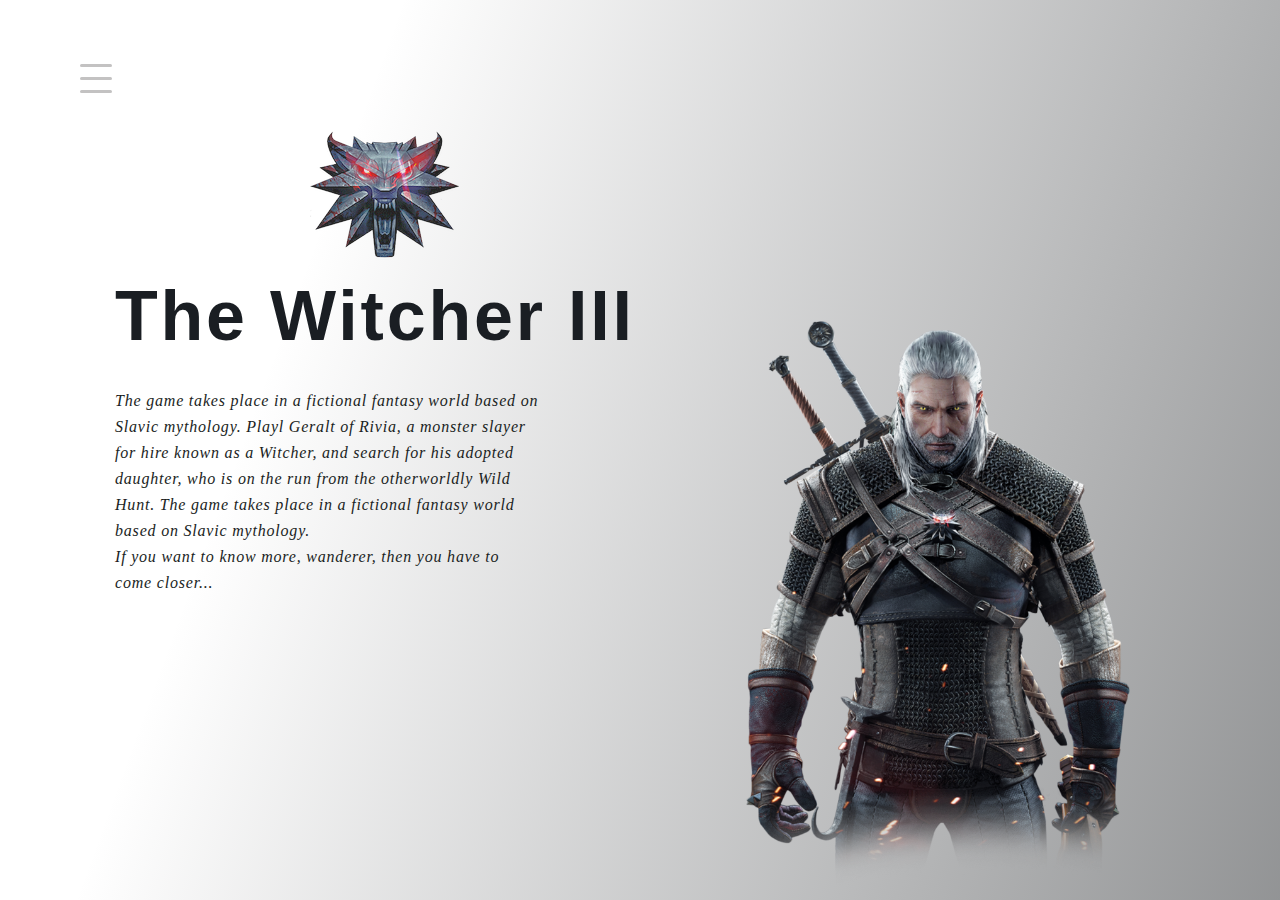
<file: index.html>
<!DOCTYPE html>
<html lang="en">

<head>
    <meta charset="UTF-8">
    <meta http-equiv="X-UA-Compatible" content="IE=edge">
    <meta name="viewport" content="width=device-width, initial-scale=1.0">
    <title>Document</title>
    <link rel="stylesheet" href="style.css">
</head>

<body>
    <div class="top">
        <div class="conteiner top__box">
            <div class="header">
                <div class="navbar">

                    <input type="checkbox" id="burger-toggle">
                    <label for="burger-toggle" class="burger-menu">
                        <div class="line"></div>
                        <div class="line"></div>
                        <div class="line"></div>
                    </label>
                    <div class="menu">
                        <div class="menu-inner">
                            <ul class="menu-nav">
                                <li class="menu-nav-item"><a class="menu-nav-link" href="index.html"><span>
                                            <p class="text_menu">Home</p>
                                        </span></a></li>
                                <li class="menu-nav-item"><a class="menu-nav-link" href="#"><span>
                                            <p class="text_menu">Shop</p>
                                        </span></a></li>
                                <li class="menu-nav-item"><a class="menu-nav-link" href="#"><span>
                                            <p class="text_menu">FAQ</p>
                                        </span></a></li>
                                <li class="menu-nav-item"><a class="menu-nav-link" href="registr.html"><span>
                                            <p class="text_menu">Registration</p>
                                        </span></a></li>
                            </ul>
                            <div class="gallery">
                                <div class=" title">
                                    <p>The Witcher gallery</p>
                                </div>
                                <div class="images">
                                    <a class="image-link" href="#">
                                        <div class="image" data-label="On PC"><img src="img/PC.jpg" alt="">
                                        </div>
                                    </a>
                                    <a class="image-link" href="#">
                                        <div class="image" data-label="On PS5"><img src="img/PS5.jpg" alt=""></div>
                                    </a>
                                    <a class="image-link" href="#">
                                        <div class="image" data-label="Gvent: Card game"><img src="img/gvent.jpg"
                                                alt="">
                                        </div>
                                    </a>
                                    <a class="image-link" href="#">
                                        <div class="image" data-label="Coming soon.."><img src="img/witcher4.jpg"
                                                alt="">
                                        </div>
                                    </a>
                                </div>
                            </div>
                        </div>
                    </div>
                </div>
            </div>
            <div class="top__info">
                <img class="top__logo" src="img/wither.png" alt="logo">
                <h1 class="top__heading">The Witcher III</h1>
                <p class="text top__text">The game takes place in a fictional fantasy world based on Slavic
                    mythology. Playl Geralt of Rivia, a monster slayer for hire known as a Witcher, and
                    search for his adopted daughter, who is on the run from the otherworldly Wild Hunt. The game takes
                    place in a fictional fantasy world based on Slavic
                    mythology.<br>
                    If you want to know more, wanderer, then you have to come closer...
                </p>
            </div>
        </div>
    </div>
</body>

</html>
</file>
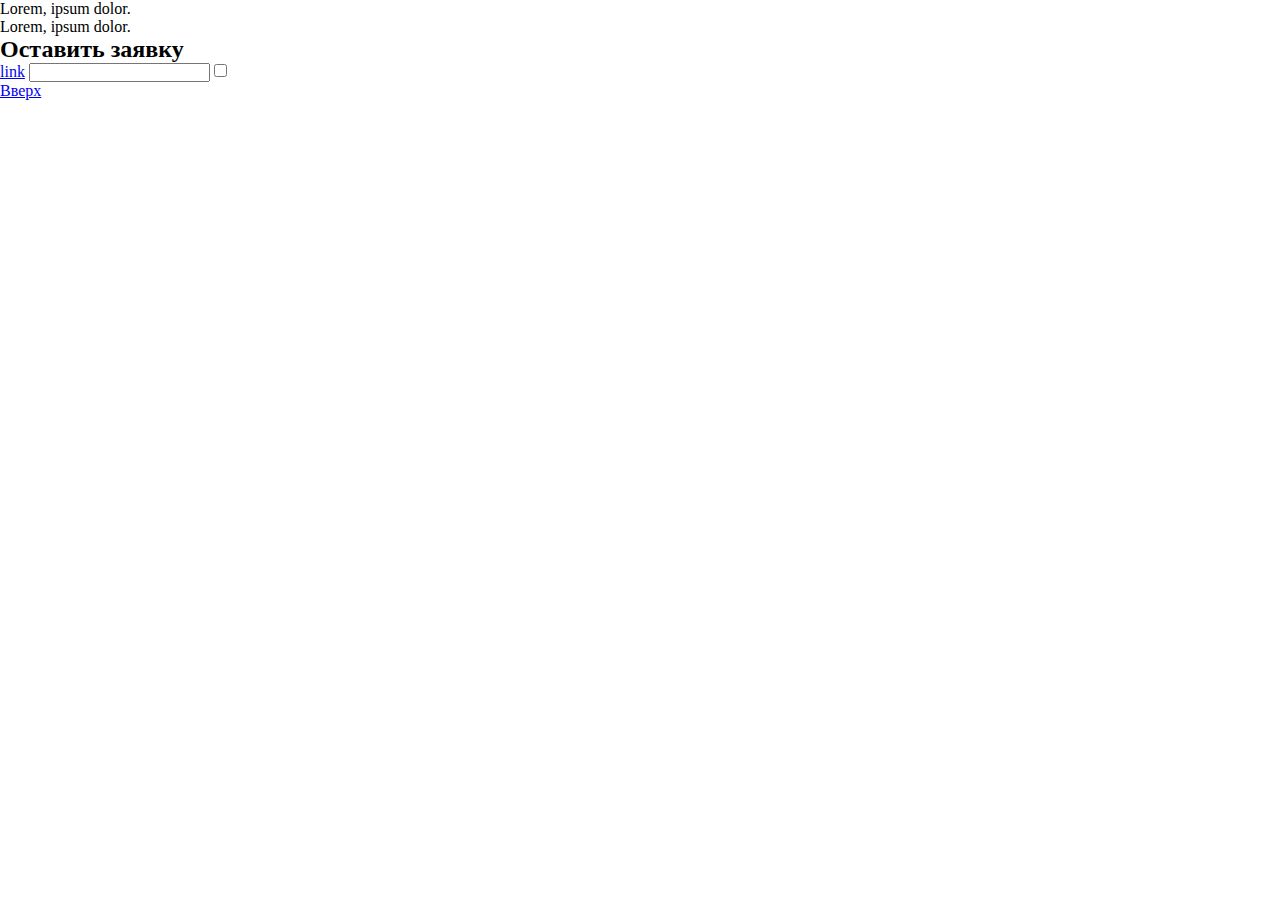
<file: about.html>
<!DOCTYPE html>
<html lang="en">

<head>
    <meta charset="UTF-8">
    <meta http-equiv="X-UA-Compatible" content="IE=edge">
    <meta name="viewport" content="width=device-width, initial-scale=1.0">
    <title>Document</title>
    <link rel="preconnect" href="https://fonts.googleapis.com">
    <link rel="preconnect" href="https://fonts.gstatic.com" crossorigin>
    <link
        href="https://fonts.googleapis.com/css2?family=Josefin+Sans:ital,wght@1,700&family=PT+Serif:wght@700&display=swap"
        rel="stylesheet">
    <link rel="stylesheet" href="style.css">
</head>

<body>

</body>
<div class="wrapper">
</div>
<div class="footer">Lorem, ipsum dolor.

    <div class="foot">Lorem, ipsum dolor.</div>

    <section class="callback-form">
        <h2>Оставить заявку</h2>
        <form>
            <!-- Здесь форма заказа услуги -->
        </form>
    </section>

    <a href="#">link</a>
    <input class="input" type="text">
    <input type="checkbox"><br>

    <div class="up">
        <a href="#top1">Вверх</a>
    </div>
</div>

</html>
</file>
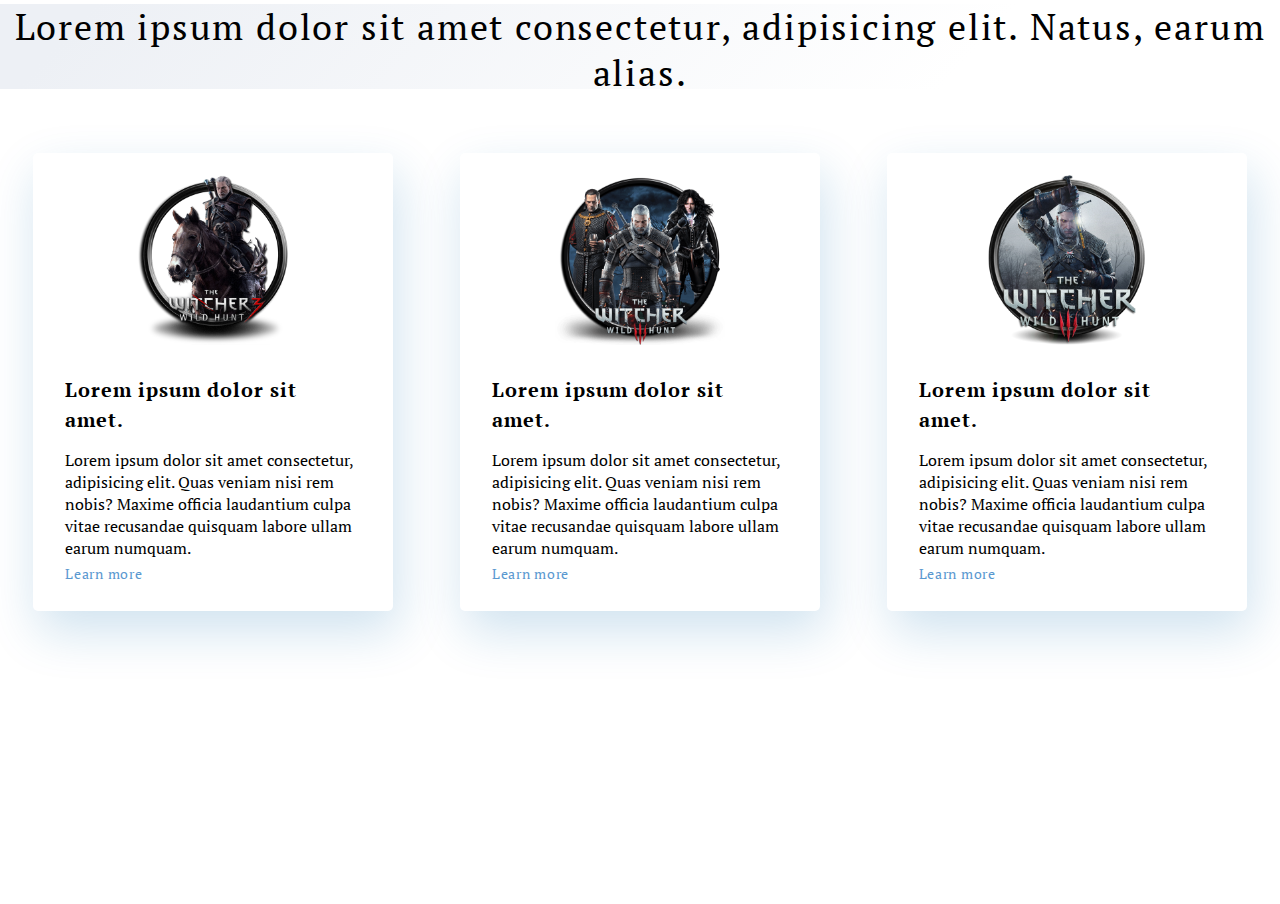
<file: content.html>
<!DOCTYPE html>
<html lang="en">

<head>
    <meta charset="UTF-8">
    <meta http-equiv="X-UA-Compatible" content="IE=edge">
    <meta name="viewport" content="width=device-width, initial-scale=1.0">
    <title>Document</title>
    <link rel="preconnect" href="https://fonts.googleapis.com">
    <link rel="preconnect" href="https://fonts.gstatic.com" crossorigin>
    <link
        href="https://fonts.googleapis.com/css2?family=Josefin+Sans:ital,wght@1,700&family=PT+Serif:wght@700&display=swap"
        rel="stylesheet">
    <link rel="stylesheet" href="style_content.css">
</head>

<body>
    <div class="wrapper">
        <div class="content">
            <div class="block">
                <div class="item1">
                    <h3 class="heading">Lorem ipsum dolor sit amet consectetur, adipisicing elit. Natus, earum
                        alias.
                    </h3>
                </div>
                <div class="card-box">
                    <div class="card">
                        <img class="card__img" src="img/logocard.png" alt="card-1">
                        <h4 class="heading-mini">Lorem ipsum dolor sit amet.</h4>
                        <p class="text">Lorem ipsum dolor sit amet consectetur, adipisicing elit. Quas veniam nisi
                            rem
                            nobis? Maxime officia laudantium culpa vitae recusandae quisquam labore ullam earum
                            numquam.
                        </p>
                        <a class="card__link" href="#">Learn more</a>
                    </div>

                    <div class="card">
                        <img class="card__img" src="img/logocard2.png" alt="card-1">
                        <h4 class="heading-mini">Lorem ipsum dolor sit amet.</h4>
                        <p class="text">Lorem ipsum dolor sit amet consectetur, adipisicing elit. Quas veniam nisi
                            rem
                            nobis? Maxime officia laudantium culpa vitae recusandae quisquam labore ullam earum
                            numquam.
                        </p>
                        <a class="card__link" href="#">Learn more</a>
                    </div>

                    <div class="card">
                        <img class="card__img" src="img/logocard3.png" alt="card-1">
                        <h4 class="heading-mini">Lorem ipsum dolor sit amet.</h4>
                        <p class="text">Lorem ipsum dolor sit amet consectetur, adipisicing elit. Quas veniam nisi
                            rem
                            nobis? Maxime officia laudantium culpa vitae recusandae quisquam labore ullam earum
                            numquam.
                        </p>
                        <a class="card__link" href="#">Learn more</a>
                    </div>
                </div>
            </div>
        </div>
    </div>
</body>

</html>
</file>
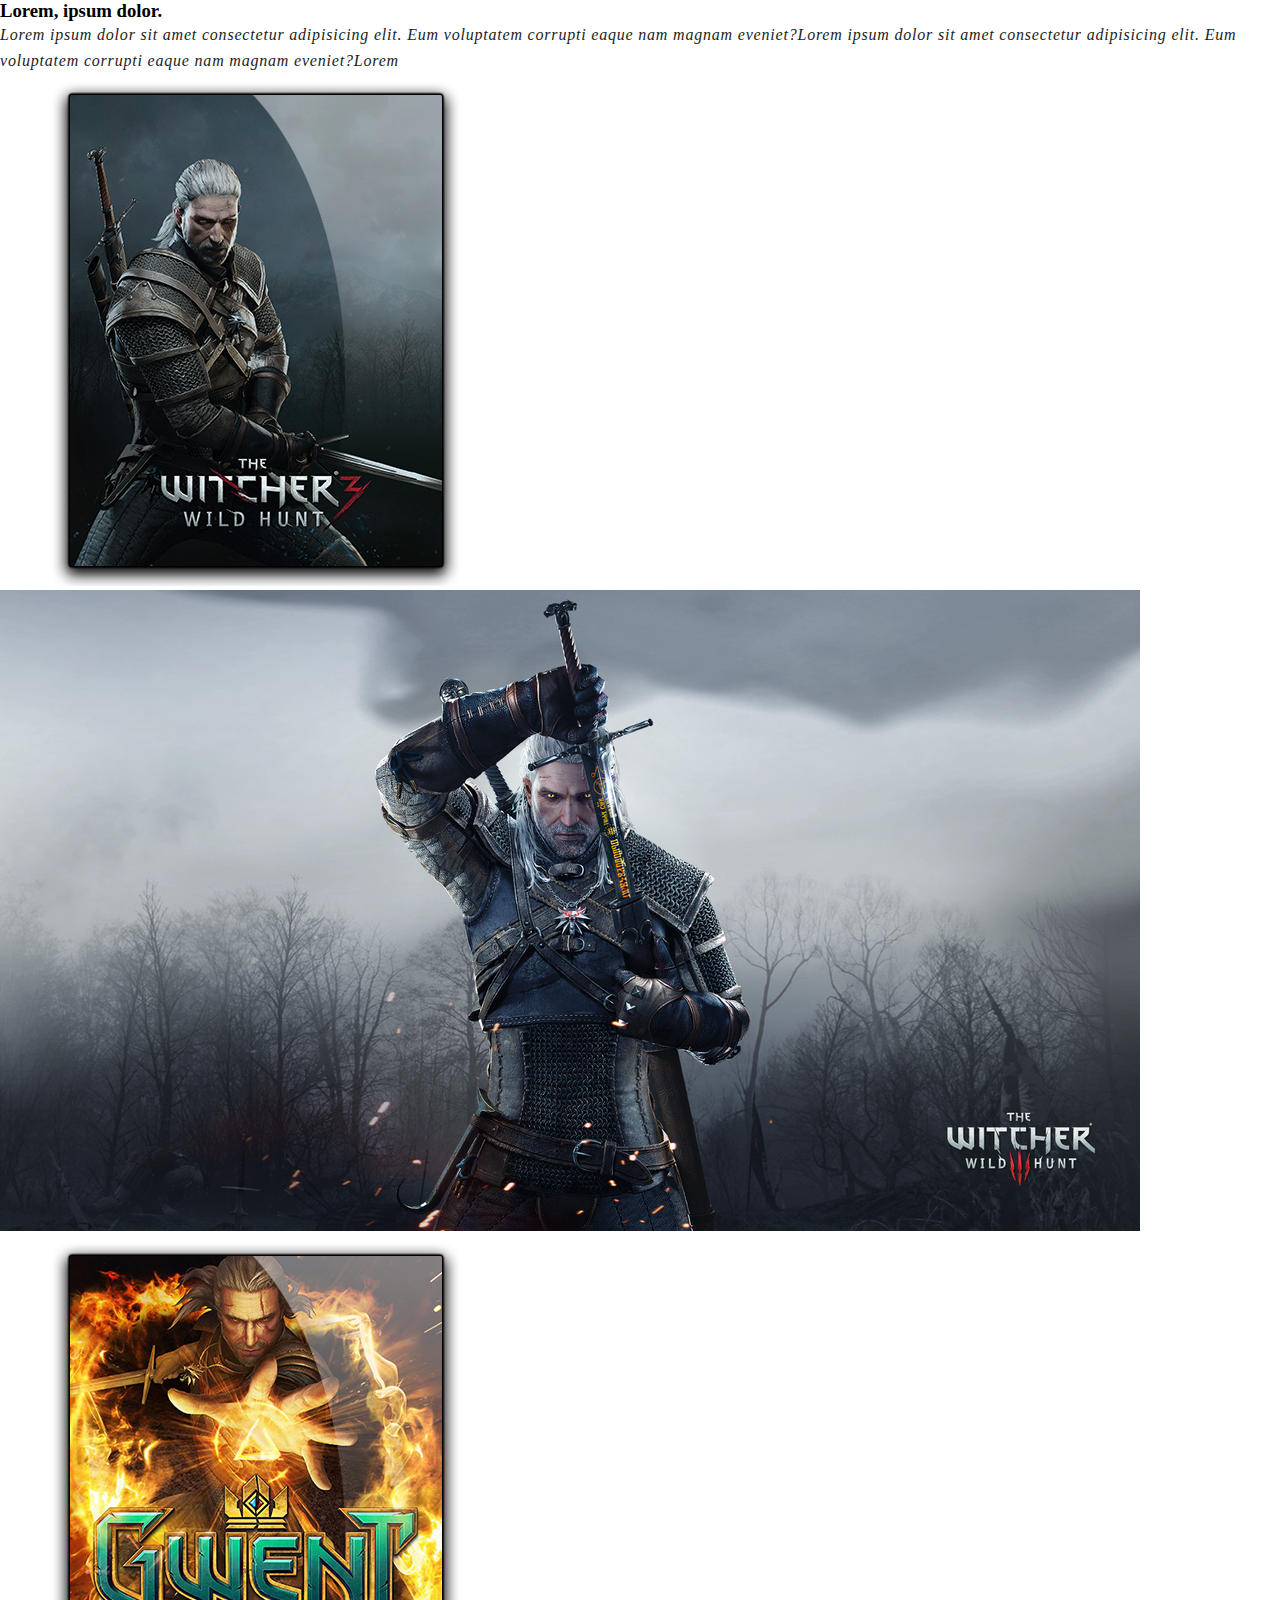
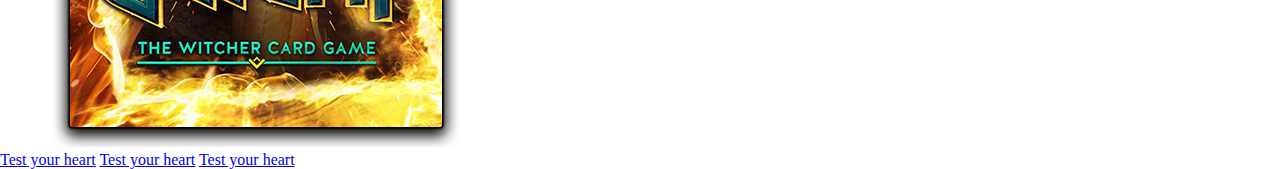
<file: photoblock.html>
<!DOCTYPE html>
<html lang="en">

<head>
    <meta charset="UTF-8">
    <meta http-equiv="X-UA-Compatible" content="IE=edge">
    <meta name="viewport" content="width=device-width, initial-scale=1.0">
    <title>Document</title>
    <link rel="preconnect" href="https://fonts.googleapis.com">
    <link rel="preconnect" href="https://fonts.gstatic.com" crossorigin>
    <link
        href="https://fonts.googleapis.com/css2?family=Josefin+Sans:ital,wght@1,700&family=PT+Serif:wght@700&display=swap"
        rel="stylesheet">
    <link rel="stylesheet" href="style.css">
</head>

<body>
    <div class="wrapper">
        <div class="photo__block">
            <div class="block2">
                <div class="item2">
                    <h3 class="heading2">Lorem, ipsum dolor.</h3>
                </div>
                <p class="text text_block2">Lorem ipsum dolor sit amet consectetur adipisicing elit. Eum voluptatem
                    corrupti eaque nam magnam eveniet?Lorem ipsum dolor sit amet consectetur adipisicing elit. Eum
                    voluptatem
                    corrupti eaque nam magnam eveniet?Lorem</p>
                <div class="project__parent">
                    <div class="project__item">
                        <img class="project__img" src="img/project-2.png" alt="photo">

                    </div>
                    <div class="project__item">
                        <img class="project__img_2" src="img/project-1.png" alt="photo">


                    </div>
                    <div class="project__item">
                        <img class="project__img" src="img/project-3.png" alt="photo ">
                    </div>
                </div>
                <div class="block__button">
                    <a href="#" class="top__button_1">Test your heart</a>
                    <a href="#" class="top__button_1">Test your heart</a>
                    <a href="#" class="top__button_1">Test your heart</a>
                </div>
            </div>
        </div>
    </div>

</body>

</html>
</file>
<file: style.css>
* {
  margin: 0;
  padding: 0;
}

/*navbar*/
p {
  margin: 0;
}

#burger-toggle {
  position: absolute;
  -webkit-appearance: none;
     -moz-appearance: none;
          appearance: none;
  opacity: 0;
}
#burger-toggle:checked ~ .menu {
  opacity: 1;
  visibility: visible;
}
#burger-toggle:checked ~ .menu .menu-nav-link span div,
#burger-toggle:checked ~ .menu img,
#burger-toggle:checked ~ .menu .title p {
  transform: translateY(0);
  transition: 1.2s 0.1s cubic-bezier(0.35, 0, 0.07, 1);
}
#burger-toggle:checked ~ .menu .image-link:nth-child(1) img {
  transition-delay: 0.18s;
}
#burger-toggle:checked ~ .menu .image-link:nth-child(2) img {
  transition-delay: 0.26s;
}
#burger-toggle:checked ~ .menu .image-link:nth-child(3) img {
  transition-delay: 0.34s;
}
#burger-toggle:checked ~ .menu .image-link:nth-child(4) img {
  transition-delay: 0.42s;
}
#burger-toggle:checked ~ .burger-menu .line::after {
  transform: translateX(0);
}
#burger-toggle:checked ~ .burger-menu .line:nth-child(1) {
  transform: translateY(calc(var(--burger-menu-radius) / 5)) rotate(45deg);
}
#burger-toggle:checked ~ .burger-menu .line:nth-child(2) {
  transform: scaleX(0);
}
#burger-toggle:checked ~ .burger-menu .line:nth-child(3) {
  transform: translateY(calc(var(--burger-menu-radius) / -5)) rotate(-45deg);
}

.burger-menu {
  --burger-menu-radius: 4em;
  position: fixed;
  top: 5vh;
  left: 5vw;
  z-index: 100;
  display: block;
  width: var(--burger-menu-radius);
  height: var(--burger-menu-radius);
  outline: none;
  cursor: pointer;
}
.burger-menu .line {
  position: absolute;
  left: 25%;
  width: 50%;
  height: 3px;
  background: hsla(0deg, 1%, 63%, 0.648);
  border-radius: 10px;
  overflow: hidden;
  transition: 0.5s;
}
.burger-menu .line:nth-child(1) {
  top: 30%;
}
.burger-menu .line:nth-child(2) {
  top: 50%;
}
.burger-menu .line:nth-child(3) {
  top: 70%;
}
.burger-menu .line::after {
  position: absolute;
  content: "";
  top: 0;
  left: 0;
  width: 100%;
  height: 100%;
  background: var(--primary-color-darker);
  transform: translateX(-100%);
  transition: 0.25s;
}
.burger-menu .line:nth-child(2)::after {
  transition-delay: 0.1s;
}
.burger-menu .line:nth-child(3)::after {
  transition-delay: 0.2s;
}
.burger-menu:hover .line::after {
  transform: translateX(0);
  background-color: rgba(236, 7, 7, 0.79);
}

.menu {
  position: fixed;
  top: 0;
  left: 0;
  width: 100%;
  height: 100%;
  display: flex;
  justify-content: center;
  align-items: center;
  background: #1a1e23;
  opacity: 0;
  overflow-x: hidden;
  visibility: hidden;
  transition: 0.3s;
}
@media screen and (max-width: 750px) {
  .menu {
    display: block;
  }
}
.menu-nav {
  display: flex;
  flex-wrap: wrap;
  margin: 0;
  padding: 0;
  text-align: center;
  list-style-type: none;
}
@media screen and (max-width: 750px) {
  .menu-nav {
    flex-direction: column;
  }
}
.menu-nav-item {
  flex: 1;
}
.menu-nav-link {
  position: relative;
  display: inline-flex;
  font-size: 2rem;
  color: rgb(248, 248, 248);
  text-decoration: none;
}
.menu-nav-link span {
  overflow: hidden;
}
.menu-nav-link span div {
  transform: translateY(102%);
}
.menu-nav-link::after {
  position: absolute;
  content: "";
  top: 100%;
  left: 0;
  width: 100%;
  height: 3px;
  transform: scaleX(0);
  transform-origin: right;
  transition: transform 0.5s;
}
.menu-nav-link:hover::after {
  transform: scaleX(1);
  transform-origin: left;
  background-color: rgba(222, 14, 14, 0.526);
}
.menu .gallery {
  margin-top: 60px;
  text-align: center;
}
.menu .title {
  font-size: 24px;
  color: white;
  overflow: hidden;
}
.menu .title p {
  font-size: 12px;
  letter-spacing: 2px;
  text-transform: uppercase;
  transform: translateY(102%);
}
.menu .images {
  margin-top: 36px;
  display: flex;
  flex-wrap: wrap;
}
@media screen and (max-width: 750px) {
  .menu .images {
    justify-content: center;
  }
}
.menu .images .image-link {
  width: 15vw;
  margin: 0 12px;
  overflow: hidden;
}
@media screen and (max-width: 750px) {
  .menu .images .image-link {
    width: 40vw;
    margin: 0 12px 12px 0;
  }
}
.menu .images .image-link .image {
  position: relative;
  transition: 0.6s;
}
.menu .images .image-link .image::before {
  position: absolute;
  content: attr(data-label);
  top: 0;
  left: 0;
  z-index: 1;
  display: flex;
  justify-content: center;
  align-items: center;
  width: 100%;
  height: 100%;
  color: white;
  background: rgba(0, 0, 0, 0.6);
  opacity: 0;
  transition: 0.4s;
  font-size: 25px;
}
.menu .images .image-link:hover .image {
  transform: scale(1.2);
}
.menu .images .image-link:hover .image::before {
  opacity: 1;
}
.menu .images img {
  height: 250px;
  transform: translateY(102%);
}

.text_menu:hover {
  color: rgba(255, 0, 0, 0.459);
}

/* end navbar*/
.container {
  max-width: 1140px;
  margin: 0 auto;
}

.top {
  height: 100vh;
  background: linear-gradient(290deg, rgba(106, 108, 110, 0.7294117647) 0%, rgba(156, 193, 225, 0) 75%);
}

.top__box {
  display: flex;
  flex-direction: column;
  height: 100%;
}

.top__info {
  padding-top: 115px;
  padding-left: 115px;
  flex-grow: 1;
  background-image: url(img/herald1.png);
  background-repeat: no-repeat;
  background-position: right 150px bottom;
  background-size: 30%;
}

.top__logo {
  padding-left: 195px;
  margin-bottom: 10px;
}

.top__heading {
  width: 530px;
  font-size: 70px;
  font-size: 300;
  color: #1a1e23;
  line-height: 74px;
  letter-spacing: 0.04em;
  margin-bottom: 35px;
  font-family: "Lucida Sans", "Lucida Sans Regular", "Lucida Grande", "Lucida Sans Unicode", Geneva, Verdana, sans-serif;
}

.text {
  font-size: 16px;
  line-height: 26px;
  color: #1a1e23;
  letter-spacing: 0.05em;
  font-style: italic;
}

.top__text {
  width: 425px;
}

@media (max-width: 1024px) {
  .top__info {
    background-position: right 28px bottom;
    background-size: 40%;
  }
  .container {
    padding-left: 32px;
    padding-right: 32px;
  }
  .top__info {
    padding-left: 50px;
  }
}
@media (max-width: 1024px) {
  .top__heading {
    width: 415px;
    font-size: 54px;
    font-size: 300;
    line-height: 74px;
    letter-spacing: 0.04em;
    margin-bottom: 35px;
  }
  .top__text {
    width: 390px;
  }
  .text {
    font-size: 16px;
  }
  .top__logo {
    padding-left: 145px;
  }
}
@media (max-width: 667px) {
  .top__heading {
    width: 100%;
    font-size: 46px;
    line-height: 37px;
    text-align: center;
  }
  .top__text {
    width: 100%;
    text-align: center;
  }
  .top__logo {
    padding-left: 0%;
  }
  .top__info {
    background-image: none;
    padding-left: 0%;
    display: flex;
    flex-direction: column;
    align-items: center;
    margin-left: 0%;
    margin-top: 0%;
  }
  .text {
    font-size: 14px;
  }
}/*# sourceMappingURL=style.css.map */
</file>
<file: style_content.css>
* {
    margin: 0;
    padding: 0;
}

body {
    font-family: "PT Serif", serif;
}

.wrapper {
    min-height: 100vh;
    display: flex;
    flex-direction: column;
}

.item1 {

    height: 85px;
    background: linear-gradient(133deg, #edf0f5 7%, rgba(148, 187, 221, 0) 75%);
    align-items: center;
    display: flex;
    justify-content: center;
}

.heading {
    font-size: 36px;
    text-align: center;
    font-weight: 300;
    line-height: 46px;
    letter-spacing: 00.05em;
    margin-top: 0;
    margin: auto;

}

.heading-mini {
    font-size: 20px;
    line-height: 30px;
    color: #000;
    letter-spacing: 0.05em;
    margin-bottom: 14px;
}

.content {
    padding-top: 4px;
    height: 100vh;
}

.card-box {
    display: flex;
    justify-content: space-around;
    padding-top: 64px;
    padding-bottom: 64px;
}

.card {
    width: 360px;
    padding: 22px 32px;
    box-sizing: border-box;
    box-shadow: 5px 20px 50px rgba(16, 112, 177, 0.2);
    background-color: #FFFFFF;
    border-radius: 5px;
    display: flex;
    flex-direction: column;


}

.card__img {
    align-self: center;
    margin: 0%;
    height: 170px;
    width: 170px;
    margin-bottom: 30px;
}

.card__link {
    font-size: 14px;
    line-height: 30px;
    letter-spacing: 0.05em;
    color: #5a98d0;
    text-decoration: none;
}

@media (max-width: 500px) {
    .card-box {
        flex-direction: column;
    }
}

@media (min-width: 320px) and (max-width: 499px) {
    .card {
        width: 100%;
        display: flex;
    }
}

@media (max-width: 319px) {
    .card {
        width: 90%;
        margin: 0 auto;
    }
}
</file>
